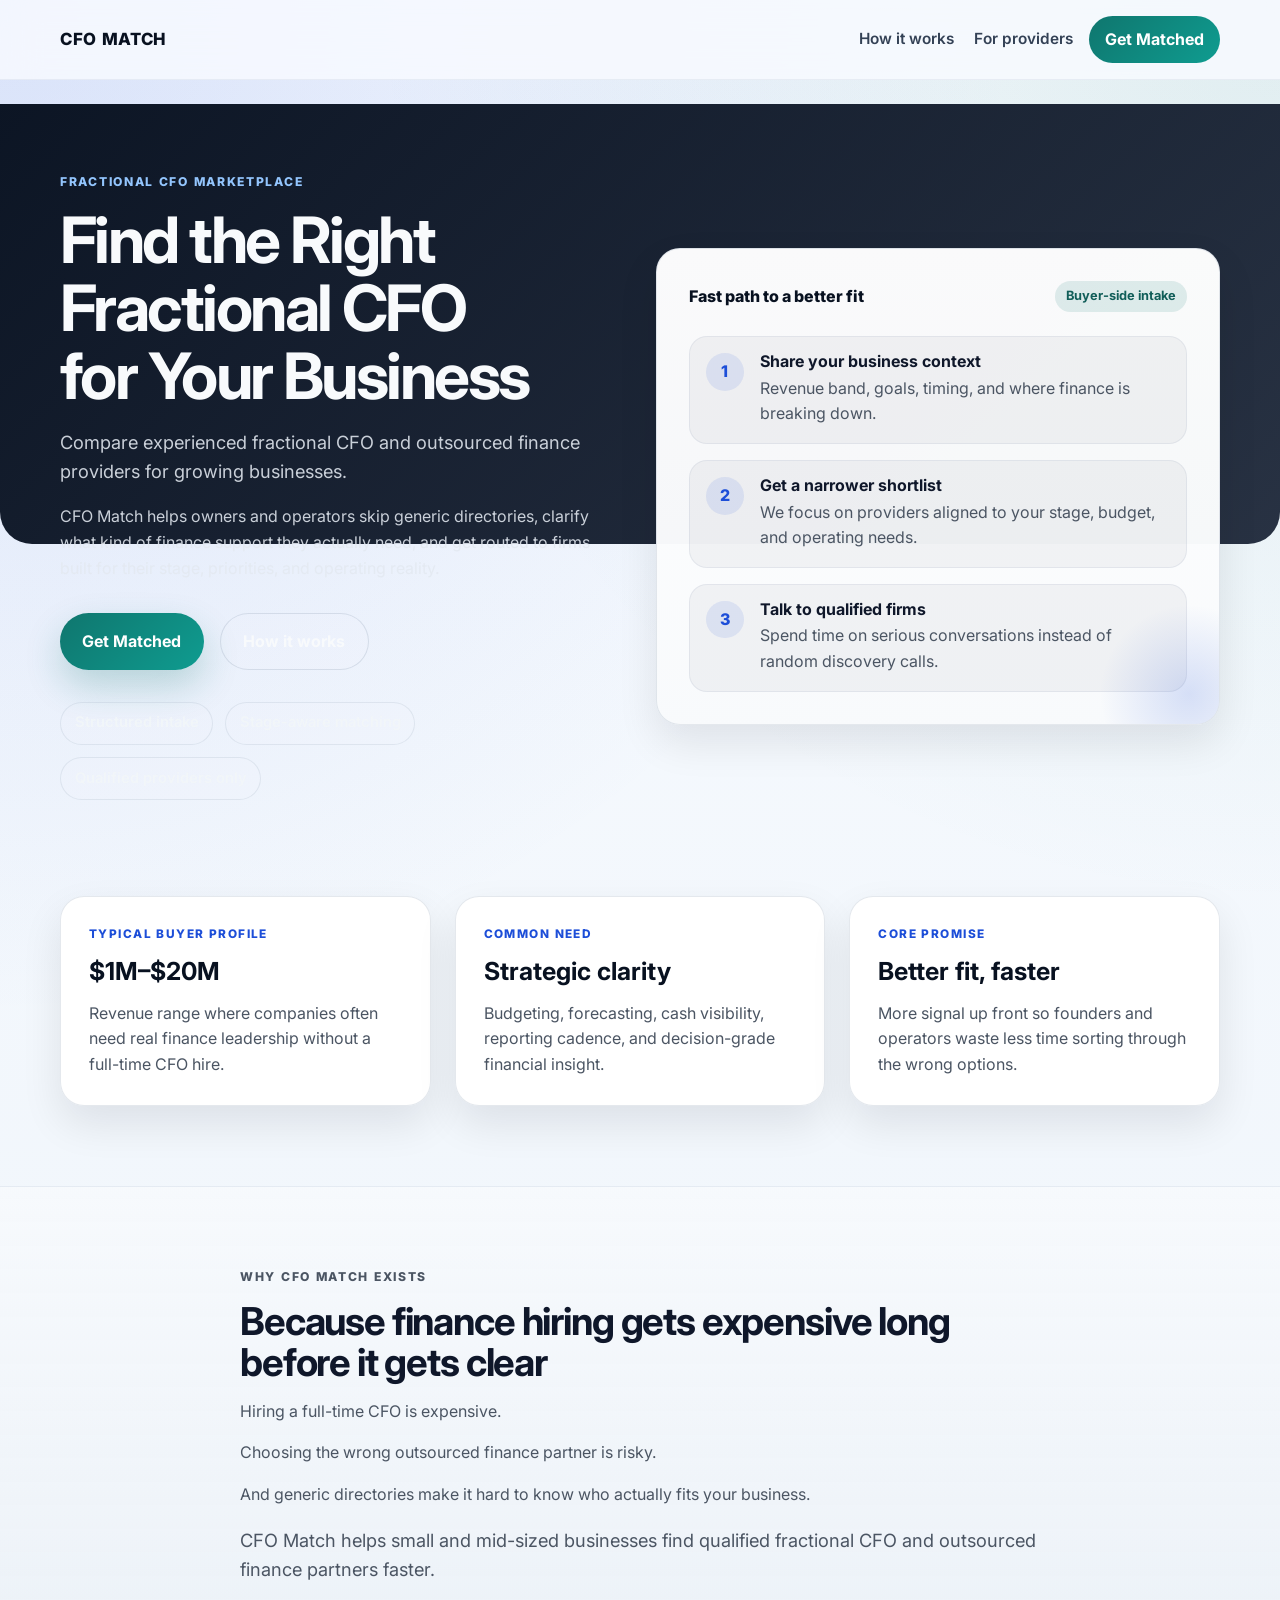
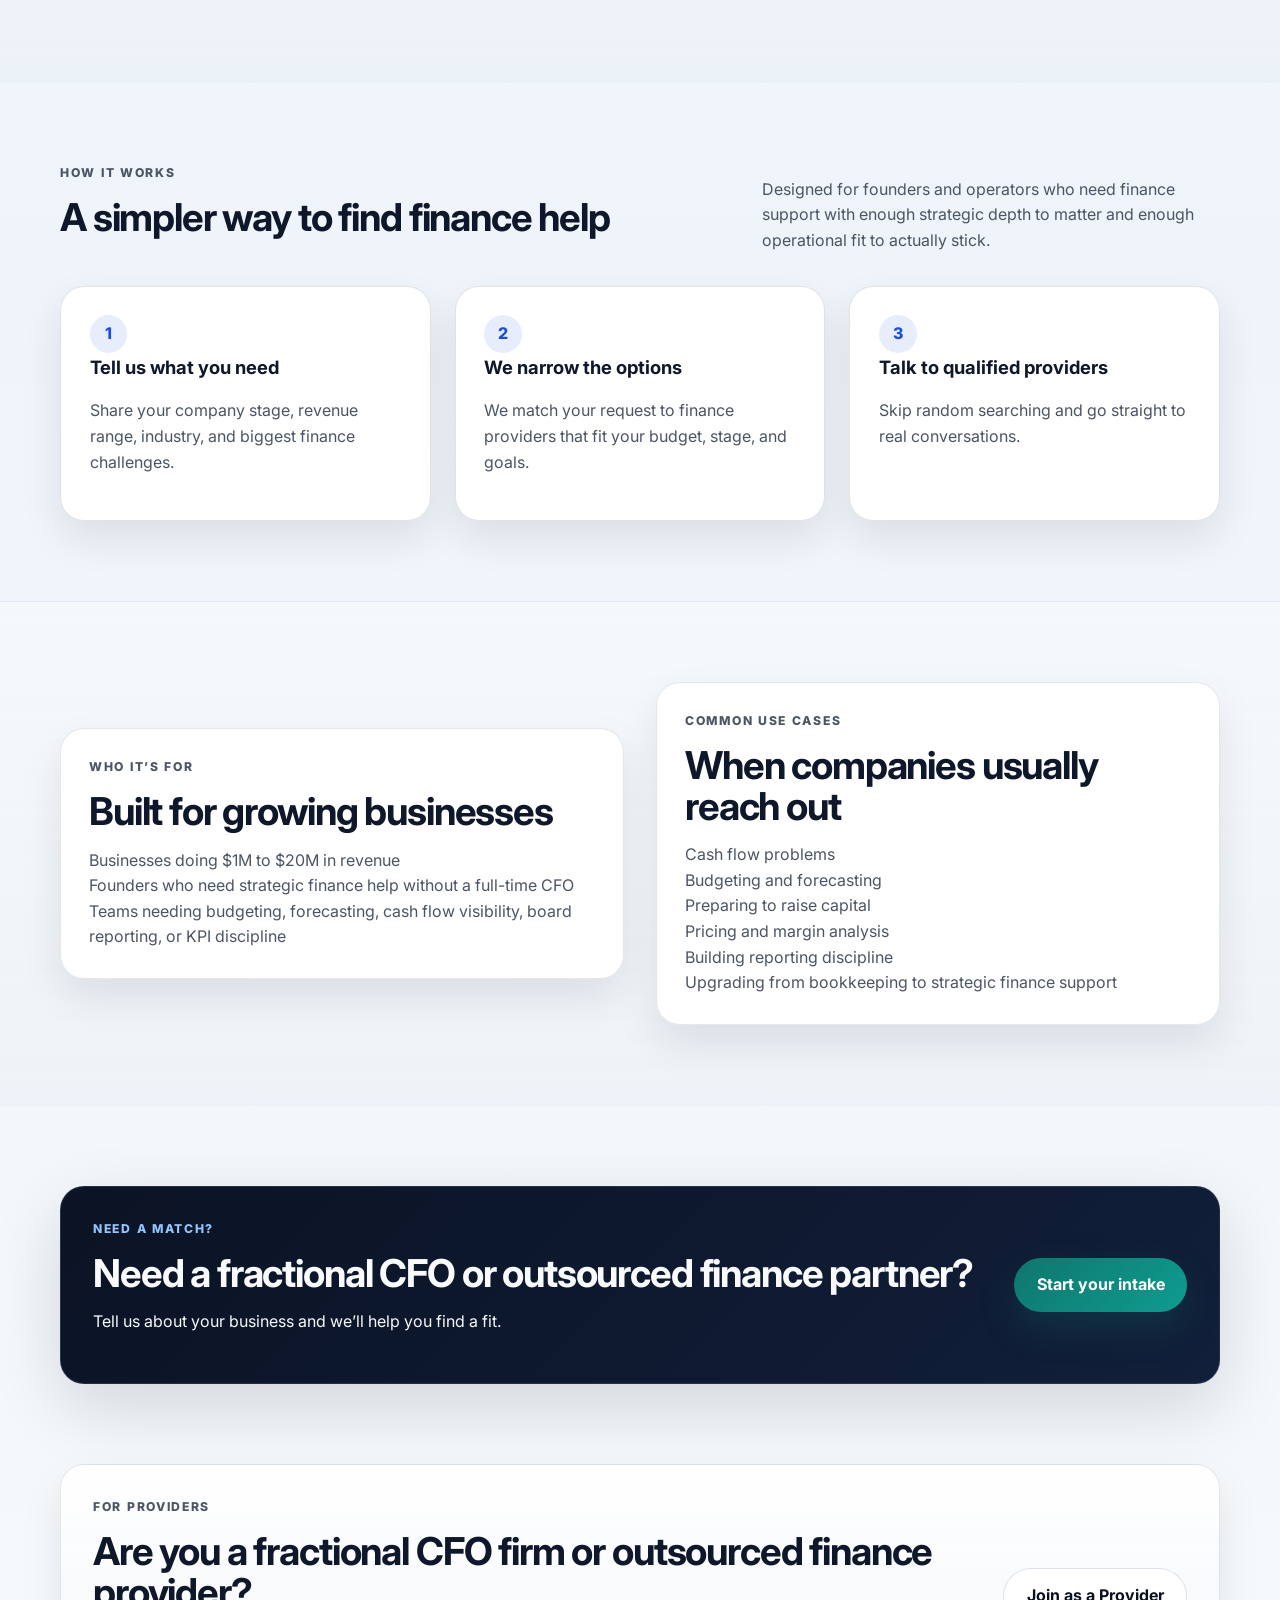
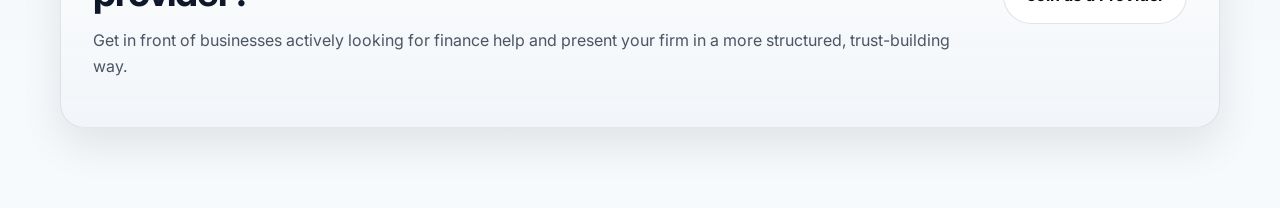
<file: index.html>
<!DOCTYPE html>
<html lang="en">
<head>
  <meta charset="UTF-8" />
  <meta name="viewport" content="width=device-width, initial-scale=1.0" />
  <title>CFO Match | Find the Right Fractional CFO</title>
  <meta name="description" content="Compare experienced fractional CFO and outsourced finance providers for growing businesses." />
  <link rel="preconnect" href="https://fonts.googleapis.com" />
  <link rel="preconnect" href="https://fonts.gstatic.com" crossorigin />
  <link href="https://fonts.googleapis.com/css2?family=Inter:wght@400;500;600;700;800&display=swap" rel="stylesheet" />
  <link rel="stylesheet" href="styles.css" />
</head>
<body>
  <header class="site-header">
    <div class="container nav-wrap">
      <a href="#top" class="brand">CFO Match</a>
      <nav class="nav-links" aria-label="Primary">
        <a href="#how-it-works">How it works</a>
        <a href="#providers">For providers</a>
      </nav>
      <a href="get-matched.html" class="button button-small">Get Matched</a>
    </div>
  </header>

  <main id="top">
    <section class="hero hero-premium">
      <div class="container hero-grid">
        <div class="hero-copy-wrap">
          <p class="eyebrow">Fractional CFO marketplace</p>
          <h1>Find the Right Fractional CFO for Your Business</h1>
          <p class="hero-copy">Compare experienced fractional CFO and outsourced finance providers for growing businesses.</p>
          <p class="hero-support">CFO Match helps owners and operators skip generic directories, clarify what kind of finance support they actually need, and get routed to firms built for their stage, priorities, and operating reality.</p>
          <div class="hero-actions">
            <a href="get-matched.html" class="button">Get Matched</a>
            <a href="#how-it-works" class="button button-secondary">How it works</a>
          </div>
          <div class="trust-strip" aria-label="Why teams trust CFO Match">
            <span>Structured intake</span>
            <span>Stage-aware matching</span>
            <span>Qualified providers only</span>
          </div>
        </div>

        <aside class="hero-card hero-panel">
          <div class="panel-head">
            <p class="card-label">Fast path to a better fit</p>
            <span class="status-pill">Buyer-side intake</span>
          </div>
          <div class="signal-list">
            <div class="signal-item">
              <strong>1</strong>
              <div>
                <h2>Share your business context</h2>
                <p>Revenue band, goals, timing, and where finance is breaking down.</p>
              </div>
            </div>
            <div class="signal-item">
              <strong>2</strong>
              <div>
                <h2>Get a narrower shortlist</h2>
                <p>We focus on providers aligned to your stage, budget, and operating needs.</p>
              </div>
            </div>
            <div class="signal-item">
              <strong>3</strong>
              <div>
                <h2>Talk to qualified firms</h2>
                <p>Spend time on serious conversations instead of random discovery calls.</p>
              </div>
            </div>
          </div>
        </aside>
      </div>
    </section>

    <section class="section section-tight">
      <div class="container metrics-row">
        <article class="metric-card">
          <span class="metric-label">Typical buyer profile</span>
          <strong>$1M–$20M</strong>
          <p>Revenue range where companies often need real finance leadership without a full-time CFO hire.</p>
        </article>
        <article class="metric-card">
          <span class="metric-label">Common need</span>
          <strong>Strategic clarity</strong>
          <p>Budgeting, forecasting, cash visibility, reporting cadence, and decision-grade financial insight.</p>
        </article>
        <article class="metric-card">
          <span class="metric-label">Core promise</span>
          <strong>Better fit, faster</strong>
          <p>More signal up front so founders and operators waste less time sorting through the wrong options.</p>
        </article>
      </div>
    </section>

    <section class="section muted">
      <div class="container narrow narrative-block">
        <p class="eyebrow">Why CFO Match exists</p>
        <h2>Because finance hiring gets expensive long before it gets clear</h2>
        <p>Hiring a full-time CFO is expensive.</p>
        <p>Choosing the wrong outsourced finance partner is risky.</p>
        <p>And generic directories make it hard to know who actually fits your business.</p>
        <p class="lead">CFO Match helps small and mid-sized businesses find qualified fractional CFO and outsourced finance partners faster.</p>
      </div>
    </section>

    <section id="how-it-works" class="section">
      <div class="container">
        <div class="section-heading split-heading">
          <div>
            <p class="eyebrow">How it works</p>
            <h2>A simpler way to find finance help</h2>
          </div>
          <p class="section-intro">Designed for founders and operators who need finance support with enough strategic depth to matter and enough operational fit to actually stick.</p>
        </div>
        <div class="steps-grid">
          <article class="step-card">
            <span class="step-number">1</span>
            <h3>Tell us what you need</h3>
            <p>Share your company stage, revenue range, industry, and biggest finance challenges.</p>
          </article>
          <article class="step-card">
            <span class="step-number">2</span>
            <h3>We narrow the options</h3>
            <p>We match your request to finance providers that fit your budget, stage, and goals.</p>
          </article>
          <article class="step-card">
            <span class="step-number">3</span>
            <h3>Talk to qualified providers</h3>
            <p>Skip random searching and go straight to real conversations.</p>
          </article>
        </div>
      </div>
    </section>

    <section class="section muted">
      <div class="container two-column">
        <div class="content-card">
          <p class="eyebrow">Who it’s for</p>
          <h2>Built for growing businesses</h2>
          <ul class="feature-list">
            <li>Businesses doing $1M to $20M in revenue</li>
            <li>Founders who need strategic finance help without a full-time CFO</li>
            <li>Teams needing budgeting, forecasting, cash flow visibility, board reporting, or KPI discipline</li>
          </ul>
        </div>
        <div class="content-card">
          <p class="eyebrow">Common use cases</p>
          <h2>When companies usually reach out</h2>
          <ul class="feature-list">
            <li>Cash flow problems</li>
            <li>Budgeting and forecasting</li>
            <li>Preparing to raise capital</li>
            <li>Pricing and margin analysis</li>
            <li>Building reporting discipline</li>
            <li>Upgrading from bookkeeping to strategic finance support</li>
          </ul>
        </div>
      </div>
    </section>

    <section id="get-matched" class="section cta-section">
      <div class="container cta-card cta-emphasis">
        <div>
          <p class="eyebrow">Need a match?</p>
          <h2>Need a fractional CFO or outsourced finance partner?</h2>
          <p>Tell us about your business and we’ll help you find a fit.</p>
        </div>
        <a href="get-matched.html" class="button">Start your intake</a>
      </div>
    </section>

    <section id="providers" class="section provider-section">
      <div class="container provider-card provider-preview">
        <div>
          <p class="eyebrow">For providers</p>
          <h2>Are you a fractional CFO firm or outsourced finance provider?</h2>
          <p>Get in front of businesses actively looking for finance help and present your firm in a more structured, trust-building way.</p>
        </div>
        <a href="provider-partners.html" class="button button-secondary">Join as a Provider</a>
      </div>
    </section>
  </main>
</body>
</html>
</file>
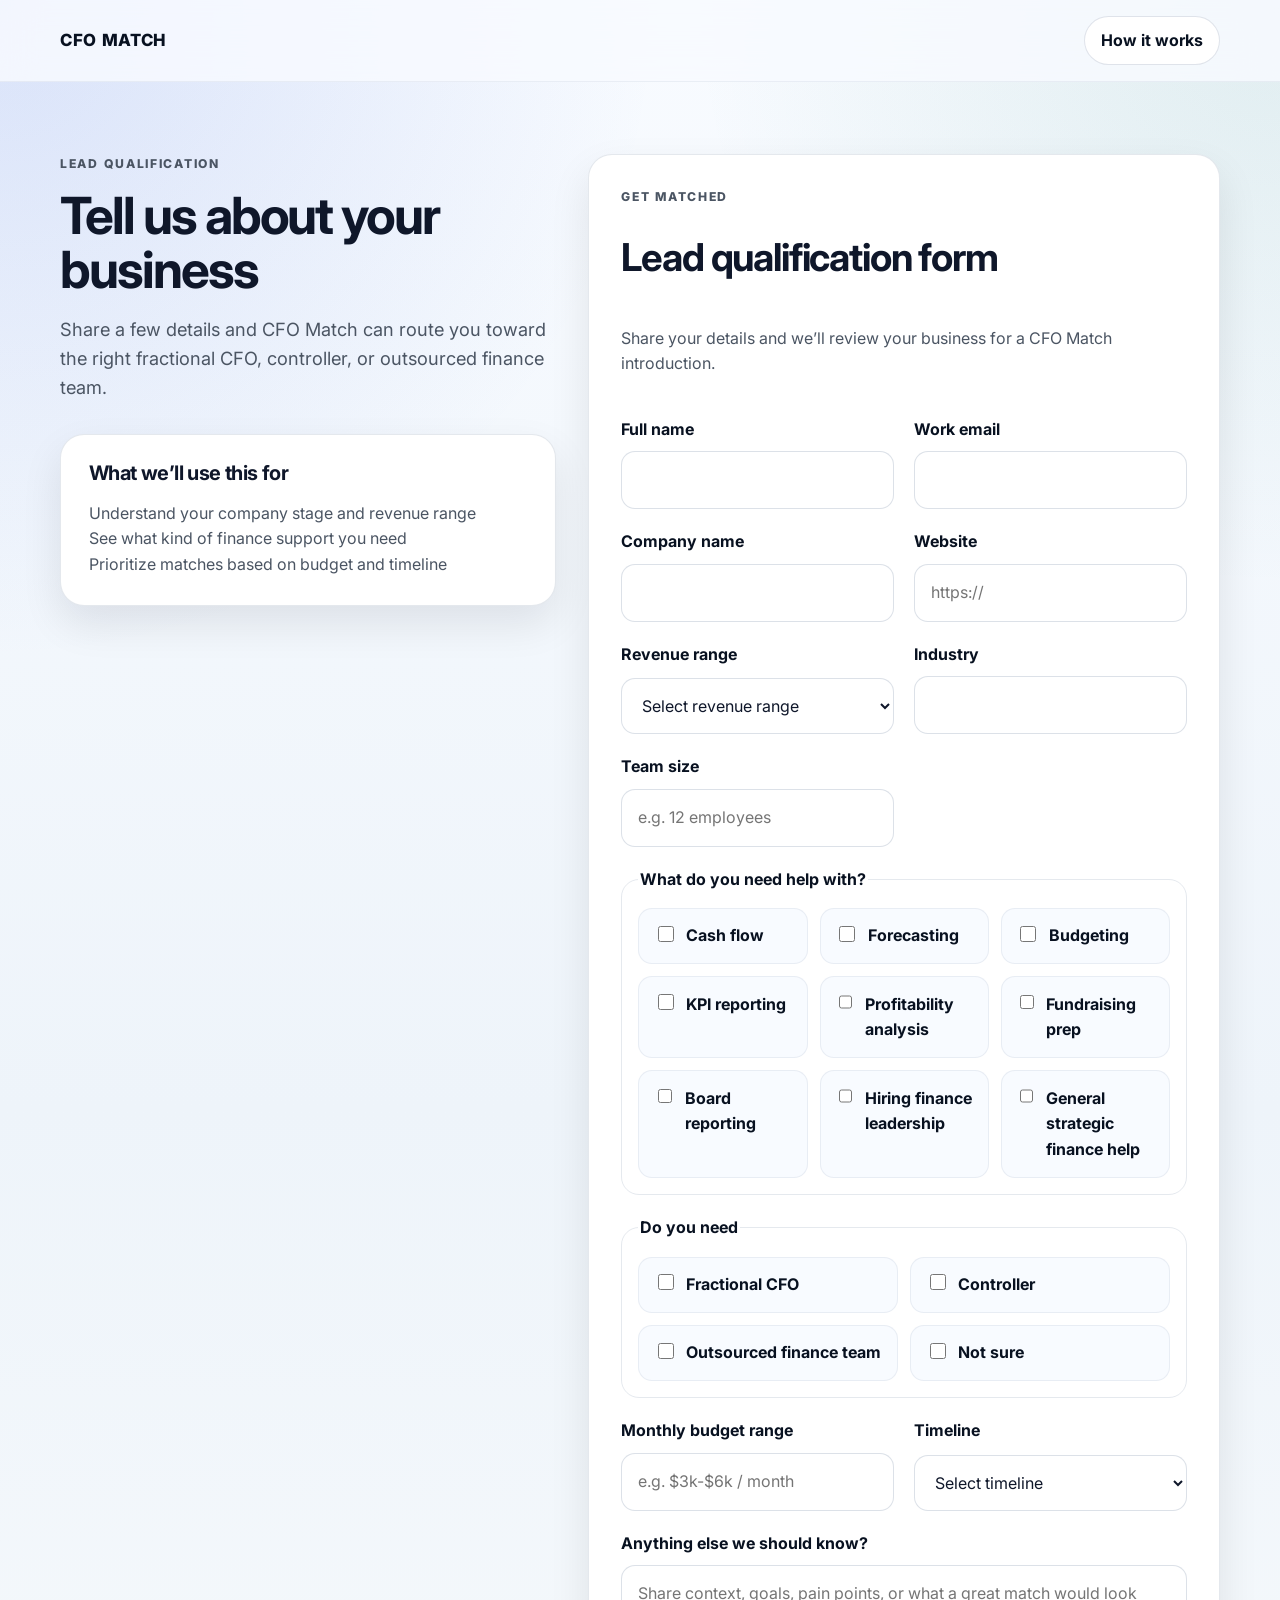
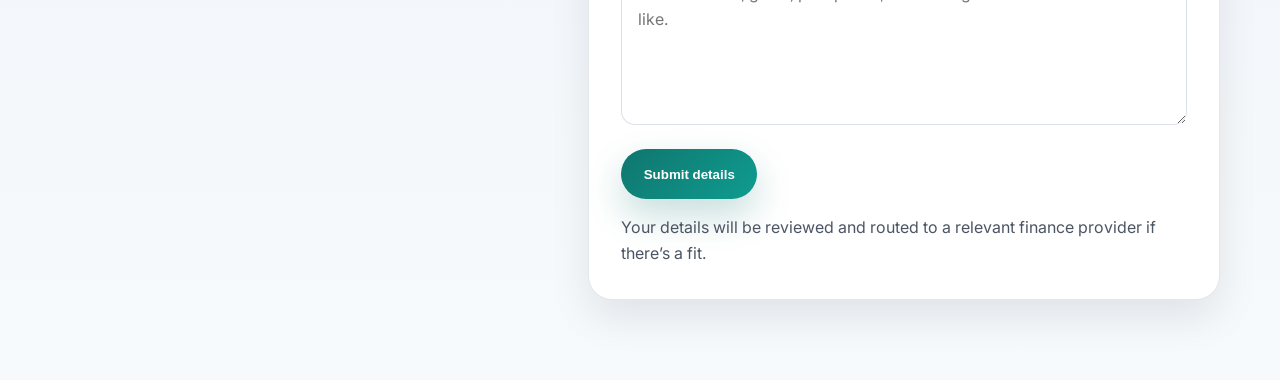
<file: get-matched.html>
<!DOCTYPE html>
<html lang="en">
<head>
  <meta charset="UTF-8" />
  <meta name="viewport" content="width=device-width, initial-scale=1.0" />
  <title>Get Matched | CFO Match</title>
  <meta name="description" content="Tell CFO Match about your business and finance needs so we can match you with the right fractional CFO or outsourced finance partner." />
  <link rel="preconnect" href="https://fonts.googleapis.com" />
  <link rel="preconnect" href="https://fonts.gstatic.com" crossorigin />
  <link href="https://fonts.googleapis.com/css2?family=Inter:wght@400;500;600;700;800&display=swap" rel="stylesheet" />
  <link rel="stylesheet" href="styles.css" />
</head>
<body>
  <header class="site-header">
    <div class="container nav-wrap">
      <a href="index.html" class="brand">CFO Match</a>
      <a href="index.html#how-it-works" class="button button-small button-secondary">How it works</a>
    </div>
  </header>

  <main>
    <section class="section form-hero">
      <div class="container form-shell">
        <div class="form-intro">
          <p class="eyebrow">Lead qualification</p>
          <h1>Tell us about your business</h1>
          <p class="hero-copy">Share a few details and CFO Match can route you toward the right fractional CFO, controller, or outsourced finance team.</p>
          <div class="form-notes">
            <div class="info-card">
              <h2>What we’ll use this for</h2>
              <ul class="feature-list">
                <li>Understand your company stage and revenue range</li>
                <li>See what kind of finance support you need</li>
                <li>Prioritize matches based on budget and timeline</li>
              </ul>
            </div>
          </div>
        </div>

        <section class="lead-form-card" aria-labelledby="lead-form-heading">
          <div class="section-heading form-heading">
            <p class="eyebrow">Get matched</p>
            <h2 id="lead-form-heading">Lead qualification form</h2>
            <p>Share your details and we’ll review your business for a CFO Match introduction.</p>
          </div>

          <form class="lead-form" action="https://formsubmit.co/admin@daviscustomhomestx.com" method="post">
            <input type="hidden" name="_subject" value="New CFO Match buyer lead" />
            <input type="hidden" name="_next" value="http://cfomatchhq.com/thank-you.html" />
            <input type="hidden" name="_captcha" value="false" />
            <input type="hidden" name="_template" value="table" />
            <div class="form-grid">
              <label>
                <span>Full name</span>
                <input type="text" name="full_name" autocomplete="name" required />
              </label>

              <label>
                <span>Work email</span>
                <input type="email" name="work_email" autocomplete="email" required />
              </label>

              <label>
                <span>Company name</span>
                <input type="text" name="company_name" autocomplete="organization" required />
              </label>

              <label>
                <span>Website</span>
                <input type="url" name="website" placeholder="https://" />
              </label>

              <label>
                <span>Revenue range</span>
                <select name="revenue_range" required>
                  <option value="">Select revenue range</option>
                  <option>Under $1M</option>
                  <option>$1M-$5M</option>
                  <option>$5M-$10M</option>
                  <option>$10M-$20M</option>
                  <option>$20M+</option>
                </select>
              </label>

              <label>
                <span>Industry</span>
                <input type="text" name="industry" required />
              </label>

              <label>
                <span>Team size</span>
                <input type="text" name="team_size" placeholder="e.g. 12 employees" required />
              </label>

              <fieldset>
                <legend>What do you need help with?</legend>
                <div class="checkbox-grid">
                  <label><input type="checkbox" name="help_with" value="Cash flow" /> <span>Cash flow</span></label>
                  <label><input type="checkbox" name="help_with" value="Forecasting" /> <span>Forecasting</span></label>
                  <label><input type="checkbox" name="help_with" value="Budgeting" /> <span>Budgeting</span></label>
                  <label><input type="checkbox" name="help_with" value="KPI reporting" /> <span>KPI reporting</span></label>
                  <label><input type="checkbox" name="help_with" value="Profitability analysis" /> <span>Profitability analysis</span></label>
                  <label><input type="checkbox" name="help_with" value="Fundraising prep" /> <span>Fundraising prep</span></label>
                  <label><input type="checkbox" name="help_with" value="Board reporting" /> <span>Board reporting</span></label>
                  <label><input type="checkbox" name="help_with" value="Hiring finance leadership" /> <span>Hiring finance leadership</span></label>
                  <label><input type="checkbox" name="help_with" value="General strategic finance help" /> <span>General strategic finance help</span></label>
                </div>
              </fieldset>

              <fieldset>
                <legend>Do you need</legend>
                <div class="checkbox-grid checkbox-grid-two">
                  <label><input type="checkbox" name="service_need" value="Fractional CFO" /> <span>Fractional CFO</span></label>
                  <label><input type="checkbox" name="service_need" value="Controller" /> <span>Controller</span></label>
                  <label><input type="checkbox" name="service_need" value="Outsourced finance team" /> <span>Outsourced finance team</span></label>
                  <label><input type="checkbox" name="service_need" value="Not sure" /> <span>Not sure</span></label>
                </div>
              </fieldset>

              <label>
                <span>Monthly budget range</span>
                <input type="text" name="monthly_budget_range" placeholder="e.g. $3k-$6k / month" required />
              </label>

              <label>
                <span>Timeline</span>
                <select name="timeline" required>
                  <option value="">Select timeline</option>
                  <option>ASAP</option>
                  <option>This month</option>
                  <option>Next 90 days</option>
                  <option>Researching</option>
                </select>
              </label>

              <label class="full-width">
                <span>Anything else we should know?</span>
                <textarea name="anything_else" rows="5" placeholder="Share context, goals, pain points, or what a great match would look like."></textarea>
              </label>
            </div>

            <div class="form-actions">
              <button type="submit" class="button">Submit details</button>
              <p class="form-helper">Your details will be reviewed and routed to a relevant finance provider if there’s a fit.</p>
            </div>
          </form>
        </section>
      </div>
    </section>
  </main>
</body>
</html>
</file>
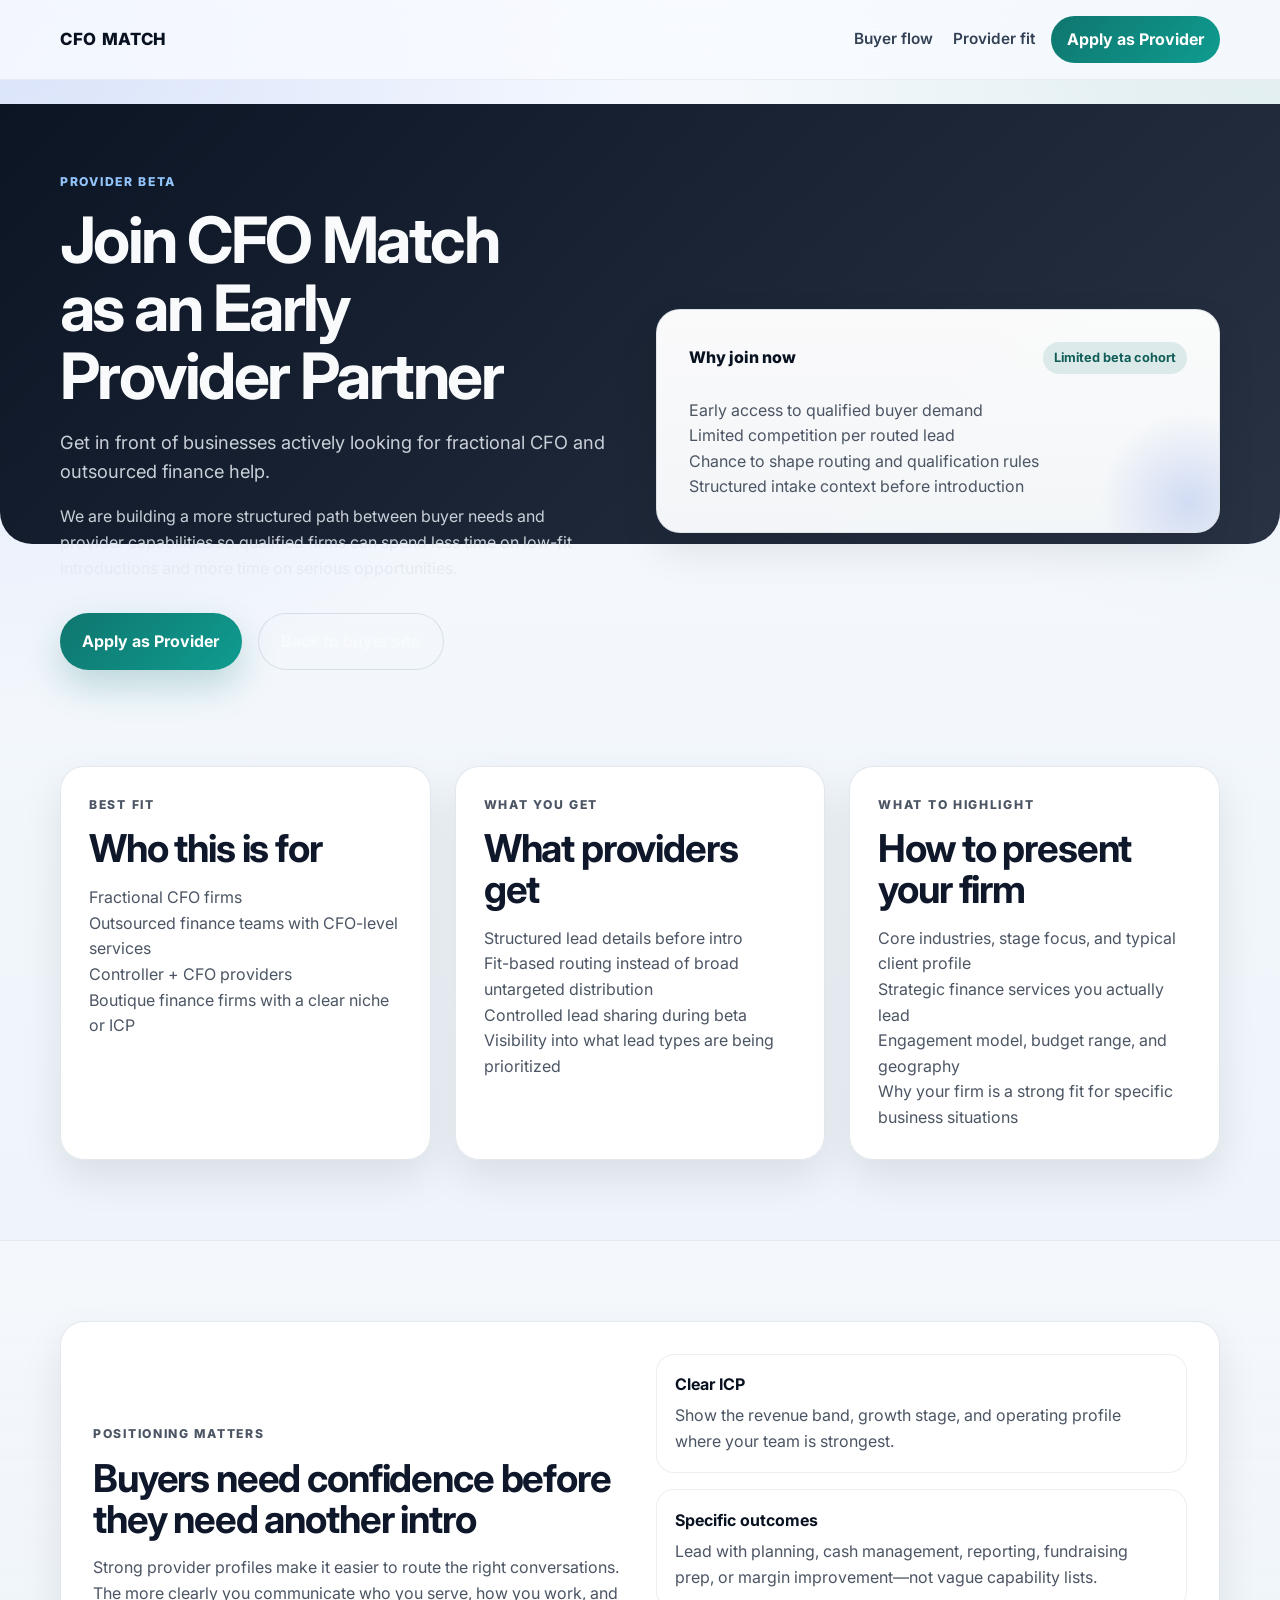
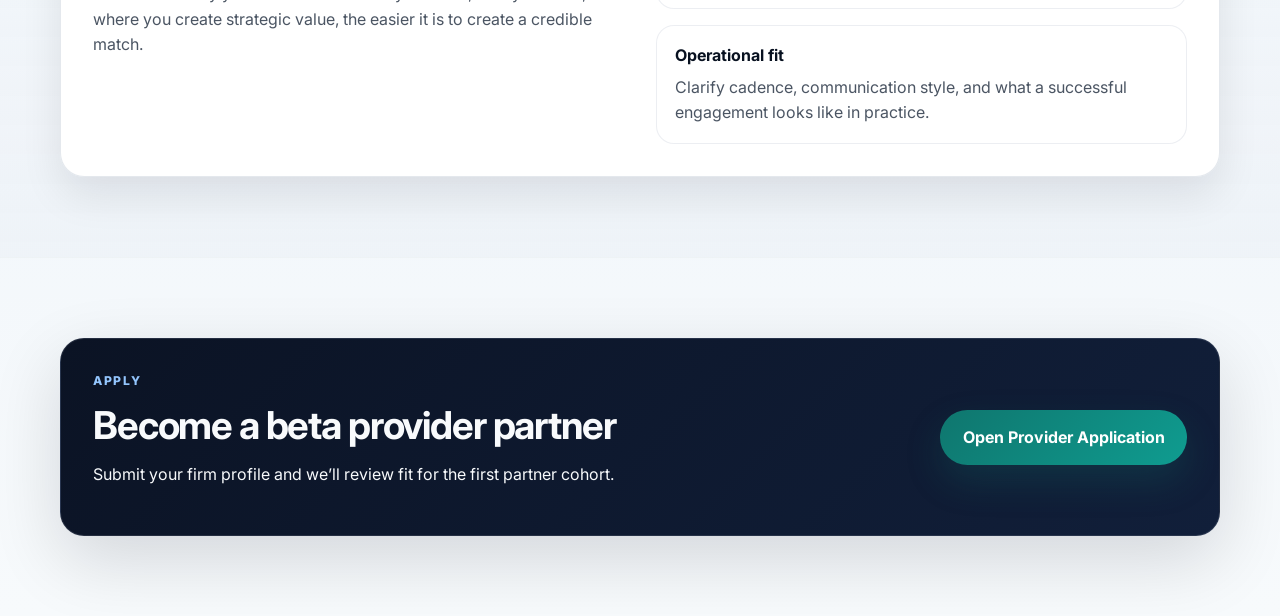
<file: provider-partners.html>
<!DOCTYPE html>
<html lang="en">
<head>
  <meta charset="UTF-8" />
  <meta name="viewport" content="width=device-width, initial-scale=1.0" />
  <title>CFO Match | Provider Partners</title>
  <meta name="description" content="Apply to become a CFO Match beta provider partner." />
  <link rel="preconnect" href="https://fonts.googleapis.com" />
  <link rel="preconnect" href="https://fonts.gstatic.com" crossorigin />
  <link href="https://fonts.googleapis.com/css2?family=Inter:wght@400;500;600;700;800&display=swap" rel="stylesheet" />
  <link rel="stylesheet" href="styles.css" />
</head>
<body>
  <header class="site-header">
    <div class="container nav-wrap">
      <a href="index.html" class="brand">CFO Match</a>
      <nav class="nav-links" aria-label="Provider navigation">
        <a href="index.html#how-it-works">Buyer flow</a>
        <a href="#provider-fit">Provider fit</a>
      </nav>
      <a href="https://github.com/LieutenantDan7/cfo-match/issues/new?template=provider-interest.yml" class="button button-small">Apply as Provider</a>
    </div>
  </header>
  <main>
    <section class="hero hero-premium">
      <div class="container hero-grid">
        <div class="hero-copy-wrap">
          <p class="eyebrow">Provider beta</p>
          <h1>Join CFO Match as an Early Provider Partner</h1>
          <p class="hero-copy">Get in front of businesses actively looking for fractional CFO and outsourced finance help.</p>
          <p class="hero-support">We are building a more structured path between buyer needs and provider capabilities so qualified firms can spend less time on low-fit introductions and more time on serious opportunities.</p>
          <div class="hero-actions">
            <a href="https://github.com/LieutenantDan7/cfo-match/issues/new?template=provider-interest.yml" class="button">Apply as Provider</a>
            <a href="index.html" class="button button-secondary">Back to buyer site</a>
          </div>
        </div>
        <aside class="hero-card hero-panel">
          <div class="panel-head">
            <p class="card-label">Why join now</p>
            <span class="status-pill">Limited beta cohort</span>
          </div>
          <ul class="stack-list">
            <li>Early access to qualified buyer demand</li>
            <li>Limited competition per routed lead</li>
            <li>Chance to shape routing and qualification rules</li>
            <li>Structured intake context before introduction</li>
          </ul>
        </aside>
      </div>
    </section>

    <section id="provider-fit" class="section section-tight">
      <div class="container provider-grid">
        <article class="content-card provider-detail-card">
          <p class="eyebrow">Best fit</p>
          <h2>Who this is for</h2>
          <ul class="feature-list">
            <li>Fractional CFO firms</li>
            <li>Outsourced finance teams with CFO-level services</li>
            <li>Controller + CFO providers</li>
            <li>Boutique finance firms with a clear niche or ICP</li>
          </ul>
        </article>
        <article class="content-card provider-detail-card">
          <p class="eyebrow">What you get</p>
          <h2>What providers get</h2>
          <ul class="feature-list">
            <li>Structured lead details before intro</li>
            <li>Fit-based routing instead of broad untargeted distribution</li>
            <li>Controlled lead sharing during beta</li>
            <li>Visibility into what lead types are being prioritized</li>
          </ul>
        </article>
        <article class="content-card provider-detail-card">
          <p class="eyebrow">What to highlight</p>
          <h2>How to present your firm</h2>
          <ul class="feature-list">
            <li>Core industries, stage focus, and typical client profile</li>
            <li>Strategic finance services you actually lead</li>
            <li>Engagement model, budget range, and geography</li>
            <li>Why your firm is a strong fit for specific business situations</li>
          </ul>
        </article>
      </div>
    </section>

    <section class="section muted">
      <div class="container spotlight-card">
        <div>
          <p class="eyebrow">Positioning matters</p>
          <h2>Buyers need confidence before they need another intro</h2>
          <p>Strong provider profiles make it easier to route the right conversations. The more clearly you communicate who you serve, how you work, and where you create strategic value, the easier it is to create a credible match.</p>
        </div>
        <div class="spotlight-points">
          <div>
            <strong>Clear ICP</strong>
            <p>Show the revenue band, growth stage, and operating profile where your team is strongest.</p>
          </div>
          <div>
            <strong>Specific outcomes</strong>
            <p>Lead with planning, cash management, reporting, fundraising prep, or margin improvement—not vague capability lists.</p>
          </div>
          <div>
            <strong>Operational fit</strong>
            <p>Clarify cadence, communication style, and what a successful engagement looks like in practice.</p>
          </div>
        </div>
      </div>
    </section>

    <section class="section cta-section">
      <div class="container cta-card cta-emphasis">
        <div>
          <p class="eyebrow">Apply</p>
          <h2>Become a beta provider partner</h2>
          <p>Submit your firm profile and we’ll review fit for the first partner cohort.</p>
        </div>
        <a href="https://github.com/LieutenantDan7/cfo-match/issues/new?template=provider-interest.yml" class="button">Open Provider Application</a>
      </div>
    </section>
  </main>
</body>
</html>
</file>
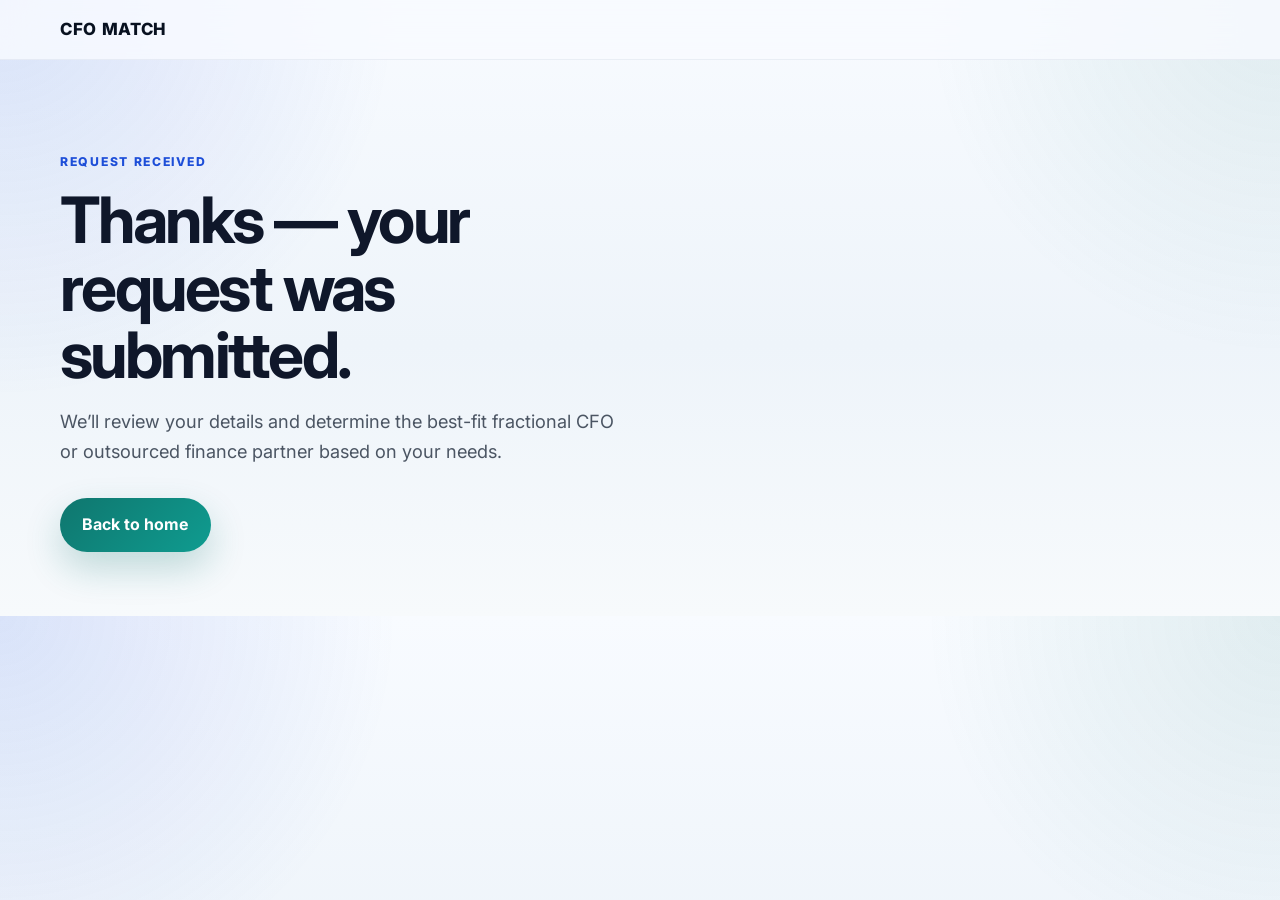
<file: thank-you.html>
<!DOCTYPE html>
<html lang="en">
<head>
  <meta charset="UTF-8" />
  <meta name="viewport" content="width=device-width, initial-scale=1.0" />
  <title>Thanks | CFO Match</title>
  <meta name="description" content="Thanks for submitting your CFO Match request." />
  <link rel="preconnect" href="https://fonts.googleapis.com" />
  <link rel="preconnect" href="https://fonts.gstatic.com" crossorigin />
  <link href="https://fonts.googleapis.com/css2?family=Inter:wght@400;500;600;700;800&display=swap" rel="stylesheet" />
  <link rel="stylesheet" href="styles.css" />
</head>
<body>
  <header class="site-header">
    <div class="container nav-wrap">
      <a href="index.html" class="brand">CFO Match</a>
    </div>
  </header>
  <main>
    <section class="hero hero-compact">
      <div class="container hero-grid single-column">
        <div>
          <p class="eyebrow">Request received</p>
          <h1>Thanks — your request was submitted.</h1>
          <p class="hero-copy">We’ll review your details and determine the best-fit fractional CFO or outsourced finance partner based on your needs.</p>
          <div class="hero-actions">
            <a href="index.html" class="button">Back to home</a>
          </div>
        </div>
      </div>
    </section>
  </main>
</body>
</html>
</file>
<file: styles.css>
:root {
  --bg: #081120;
  --bg-soft: #0d172a;
  --surface: rgba(255, 255, 255, 0.96);
  --surface-strong: #ffffff;
  --surface-muted: rgba(11, 18, 32, 0.04);
  --text: #0f172a;
  --text-strong: #081120;
  --muted: #4b5563;
  --muted-strong: #334155;
  --line: rgba(148, 163, 184, 0.25);
  --line-strong: rgba(15, 23, 42, 0.12);
  --primary: #0f766e;
  --primary-dark: #115e59;
  --accent: #1d4ed8;
  --accent-soft: rgba(29, 78, 216, 0.1);
  --success-soft: rgba(15, 118, 110, 0.12);
  --shadow: 0 24px 70px rgba(2, 8, 23, 0.14);
  --shadow-soft: 0 18px 42px rgba(2, 8, 23, 0.09);
  --radius: 24px;
  --radius-sm: 16px;
}

* {
  box-sizing: border-box;
}

html {
  scroll-behavior: smooth;
}

body {
  margin: 0;
  font-family: "Inter", system-ui, -apple-system, BlinkMacSystemFont, "Segoe UI", sans-serif;
  color: var(--text);
  background:
    radial-gradient(circle at top left, rgba(29, 78, 216, 0.14), transparent 28%),
    radial-gradient(circle at top right, rgba(15, 118, 110, 0.1), transparent 25%),
    linear-gradient(180deg, #f8fbff 0%, #eef4fa 56%, #f7fafc 100%);
  line-height: 1.6;
}

img {
  max-width: 100%;
}

.container {
  width: min(1160px, calc(100% - 2rem));
  margin: 0 auto;
}

.narrow {
  width: min(800px, calc(100% - 2rem));
}

.site-header {
  position: sticky;
  top: 0;
  z-index: 20;
  background: rgba(248, 251, 255, 0.82);
  backdrop-filter: blur(18px);
  border-bottom: 1px solid rgba(148, 163, 184, 0.14);
}

.nav-wrap {
  display: flex;
  align-items: center;
  justify-content: space-between;
  gap: 1rem;
  padding: 1rem 0;
}

.brand {
  font-size: 1.05rem;
  font-weight: 800;
  letter-spacing: 0.04em;
  text-transform: uppercase;
  color: var(--text-strong);
  text-decoration: none;
}

.nav-links {
  display: flex;
  align-items: center;
  gap: 1.25rem;
  margin-left: auto;
}

.nav-links a {
  color: var(--muted-strong);
  text-decoration: none;
  font-weight: 600;
  font-size: 0.96rem;
}

.section {
  padding: 5rem 0;
}

.section-tight {
  padding-top: 2rem;
}

.hero {
  padding: 5.75rem 0 4rem;
}

.hero-premium {
  position: relative;
}

.hero-premium::before {
  content: "";
  position: absolute;
  inset: 1.5rem 0 auto;
  height: 440px;
  background: linear-gradient(135deg, rgba(8, 17, 32, 0.98), rgba(13, 23, 42, 0.88));
  z-index: -1;
  border-bottom-left-radius: 32px;
  border-bottom-right-radius: 32px;
}

.hero-grid,
.two-column,
.cta-card,
.provider-card,
.spotlight-card {
  display: grid;
  gap: 2rem;
  align-items: center;
}

.hero-grid,
.two-column,
.spotlight-card {
  grid-template-columns: repeat(2, minmax(0, 1fr));
}

.hero-copy-wrap {
  color: #f8fafc;
  padding-right: 1rem;
}

.hero h1,
.section h2,
.metric-card strong,
.signal-item h2 {
  margin: 0 0 1rem;
  line-height: 1.06;
}

.hero h1 {
  font-size: clamp(2.9rem, 5vw, 5rem);
  max-width: 11.5ch;
  letter-spacing: -0.04em;
}

.section h2 {
  font-size: clamp(2rem, 3vw, 2.9rem);
  letter-spacing: -0.03em;
}

.hero-copy,
.lead,
.section p,
.feature-list,
.stack-list,
.metric-card p,
.section-intro,
.spotlight-points p,
.signal-item p {
  color: var(--muted);
}

.hero-copy,
.lead {
  font-size: 1.14rem;
}

.hero-copy-wrap .hero-copy,
.hero-copy-wrap .hero-support,
.hero-copy-wrap .section-intro {
  color: rgba(226, 232, 240, 0.88);
}

.hero-support {
  max-width: 58ch;
}

.eyebrow {
  margin: 0 0 0.9rem;
  text-transform: uppercase;
  letter-spacing: 0.14em;
  font-size: 0.76rem;
  font-weight: 800;
  color: var(--accent);
}

.hero-copy-wrap .eyebrow,
.hero-card .eyebrow {
  color: #93c5fd;
}

.hero-actions {
  display: flex;
  flex-wrap: wrap;
  gap: 1rem;
  margin-top: 2rem;
}

.button {
  display: inline-flex;
  align-items: center;
  justify-content: center;
  min-height: 50px;
  padding: 0.9rem 1.4rem;
  border-radius: 999px;
  background: linear-gradient(135deg, var(--primary), #0f9c90);
  color: #fff;
  text-decoration: none;
  font-weight: 700;
  border: 0;
  box-shadow: 0 16px 36px rgba(15, 118, 110, 0.24);
  transition: transform 0.2s ease, box-shadow 0.2s ease, background 0.2s ease;
}

.button:hover {
  transform: translateY(-1px);
  box-shadow: 0 20px 42px rgba(15, 118, 110, 0.28);
  background: linear-gradient(135deg, var(--primary-dark), #0f8a7f);
}

.button-small {
  min-height: 42px;
  padding: 0.68rem 1rem;
  box-shadow: none;
}

.button-secondary {
  background: rgba(255, 255, 255, 0.06);
  color: inherit;
  border: 1px solid rgba(148, 163, 184, 0.28);
  box-shadow: none;
}

.button-secondary:hover {
  background: rgba(255, 255, 255, 0.14);
}

.site-header .button-secondary,
.provider-card .button-secondary,
.content-card .button-secondary,
.cta-card .button-secondary {
  color: var(--text-strong);
  background: #fff;
  border-color: rgba(148, 163, 184, 0.3);
}

.site-header .button-secondary:hover,
.provider-card .button-secondary:hover,
.content-card .button-secondary:hover,
.cta-card .button-secondary:hover {
  background: #f8fafc;
}

.hero-card,
.step-card,
.cta-card,
.provider-card,
.info-card,
.lead-form-card,
.metric-card,
.content-card,
.spotlight-card {
  background: var(--surface);
  border: 1px solid var(--line);
  border-radius: var(--radius);
  box-shadow: var(--shadow-soft);
}

.hero-card {
  padding: 2rem;
  background: linear-gradient(180deg, rgba(255, 255, 255, 0.98), rgba(248, 250, 252, 0.98));
}

.hero-panel {
  position: relative;
  overflow: hidden;
}

.hero-panel::after {
  content: "";
  position: absolute;
  inset: auto -60px -60px auto;
  width: 180px;
  height: 180px;
  background: radial-gradient(circle, rgba(29, 78, 216, 0.16), transparent 70%);
}

.panel-head {
  display: flex;
  align-items: center;
  justify-content: space-between;
  gap: 1rem;
  margin-bottom: 1.5rem;
}

.card-label {
  margin: 0;
  font-weight: 800;
  color: var(--text-strong);
}

.status-pill {
  display: inline-flex;
  align-items: center;
  padding: 0.35rem 0.7rem;
  border-radius: 999px;
  background: var(--success-soft);
  color: var(--primary-dark);
  font-size: 0.8rem;
  font-weight: 700;
}

.signal-list,
.stack-list,
.feature-list,
.hero-card ul {
  margin: 0;
  padding: 0;
  list-style: none;
}

.signal-list {
  display: grid;
  gap: 1rem;
}

.signal-item {
  display: grid;
  grid-template-columns: auto 1fr;
  gap: 1rem;
  padding: 1rem;
  border-radius: 18px;
  background: var(--surface-muted);
  border: 1px solid rgba(148, 163, 184, 0.16);
}

.signal-item strong,
.step-number {
  display: inline-flex;
  align-items: center;
  justify-content: center;
  width: 2.35rem;
  height: 2.35rem;
  border-radius: 999px;
  background: var(--accent-soft);
  color: var(--accent);
  font-weight: 800;
  flex-shrink: 0;
}

.signal-item h2 {
  font-size: 1rem;
  margin-bottom: 0.35rem;
}

.signal-item p,
.spotlight-points p,
.metric-card p,
.form-helper,
.section-intro {
  margin: 0;
}

.trust-strip {
  display: flex;
  flex-wrap: wrap;
  gap: 0.75rem;
  margin-top: 2rem;
}

.trust-strip span {
  display: inline-flex;
  align-items: center;
  gap: 0.45rem;
  padding: 0.55rem 0.85rem;
  border-radius: 999px;
  border: 1px solid rgba(148, 163, 184, 0.2);
  background: rgba(255, 255, 255, 0.06);
  color: rgba(241, 245, 249, 0.95);
  font-size: 0.92rem;
  font-weight: 600;
}

.metrics-row,
.provider-grid {
  display: grid;
  grid-template-columns: repeat(3, minmax(0, 1fr));
  gap: 1.5rem;
}

.metric-card,
.content-card,
.provider-detail-card {
  padding: 1.75rem;
}

.metric-label {
  display: block;
  margin-bottom: 0.9rem;
  text-transform: uppercase;
  letter-spacing: 0.12em;
  font-size: 0.74rem;
  font-weight: 800;
  color: var(--accent);
}

.metric-card strong {
  display: block;
  font-size: 1.55rem;
  color: var(--text-strong);
}

.muted {
  background: linear-gradient(180deg, rgba(255, 255, 255, 0.36), rgba(226, 232, 240, 0.28));
  border-top: 1px solid rgba(148, 163, 184, 0.1);
  border-bottom: 1px solid rgba(148, 163, 184, 0.1);
}

.narrative-block,
.section-heading {
  position: relative;
}

.section-heading {
  display: grid;
  gap: 1rem;
  margin-bottom: 2rem;
}

.split-heading {
  grid-template-columns: minmax(0, 1.2fr) minmax(260px, 0.8fr);
  align-items: end;
}

.steps-grid {
  display: grid;
  grid-template-columns: repeat(3, minmax(0, 1fr));
  gap: 1.5rem;
}

.step-card {
  padding: 1.8rem;
  border-color: var(--line-strong);
}

.step-card h3 {
  margin: 0 0 0.75rem;
  font-size: 1.15rem;
}

.cta-card,
.provider-card {
  grid-template-columns: 1.8fr auto;
  padding: 2rem;
}

.cta-emphasis {
  background: linear-gradient(135deg, #0b1324, #111f3a);
  color: #f8fafc;
  border-color: rgba(148, 163, 184, 0.18);
  box-shadow: var(--shadow);
}

.cta-emphasis h2,
.cta-emphasis p,
.cta-emphasis .eyebrow {
  color: #f8fafc;
}

.cta-emphasis .eyebrow {
  color: #93c5fd;
}

.provider-preview {
  background: linear-gradient(180deg, rgba(255, 255, 255, 0.98), rgba(241, 245, 249, 0.96));
}

.provider-section {
  padding-top: 0;
}

.spotlight-card {
  padding: 2rem;
}

.spotlight-points {
  display: grid;
  gap: 1rem;
}

.spotlight-points div {
  padding: 1.1rem 1.15rem;
  border-radius: 18px;
  background: rgba(255, 255, 255, 0.75);
  border: 1px solid rgba(148, 163, 184, 0.18);
}

.spotlight-points strong {
  display: block;
  margin-bottom: 0.35rem;
  color: var(--text-strong);
}

.form-hero {
  padding-top: 4.5rem;
}

.form-shell {
  display: grid;
  grid-template-columns: minmax(0, 0.88fr) minmax(0, 1.12fr);
  gap: 2rem;
  align-items: start;
}

.form-intro h1 {
  margin: 0 0 1rem;
  font-size: clamp(2.5rem, 4vw, 4.1rem);
  line-height: 1.06;
  letter-spacing: -0.04em;
}

.form-notes {
  margin-top: 2rem;
}

.info-card,
.lead-form-card {
  background: var(--surface-strong);
  border: 1px solid var(--line);
  border-radius: var(--radius);
  box-shadow: var(--shadow-soft);
}

.info-card {
  padding: 1.75rem;
}

.info-card h2 {
  margin-top: 0;
  font-size: 1.25rem;
}

.lead-form-card {
  padding: 2rem;
}

.form-heading {
  margin-bottom: 1.5rem;
}

.lead-form {
  display: grid;
  gap: 1.5rem;
}

.form-grid {
  display: grid;
  grid-template-columns: repeat(2, minmax(0, 1fr));
  gap: 1.25rem;
}

.lead-form label,
.lead-form fieldset {
  display: grid;
  gap: 0.55rem;
}

.lead-form span,
.lead-form legend {
  font-weight: 700;
  color: var(--text-strong);
}

.lead-form input,
.lead-form select,
.lead-form textarea {
  width: 100%;
  padding: 0.95rem 1rem;
  border: 1px solid rgba(148, 163, 184, 0.32);
  border-radius: 14px;
  background: #fff;
  color: var(--text);
  font: inherit;
}

.lead-form input:focus,
.lead-form select:focus,
.lead-form textarea:focus {
  outline: 2px solid rgba(29, 78, 216, 0.16);
  outline-offset: 1px;
  border-color: var(--accent);
}

.lead-form fieldset {
  grid-column: 1 / -1;
  margin: 0;
  padding: 1rem;
  border: 1px solid rgba(148, 163, 184, 0.24);
  border-radius: 18px;
}

.checkbox-grid {
  display: grid;
  grid-template-columns: repeat(3, minmax(0, 1fr));
  gap: 0.75rem;
}

.checkbox-grid-two {
  grid-template-columns: repeat(2, minmax(0, 1fr));
}

.checkbox-grid label {
  display: flex;
  align-items: flex-start;
  gap: 0.6rem;
  padding: 0.9rem;
  border-radius: 14px;
  background: #f8fbff;
  border: 1px solid rgba(148, 163, 184, 0.16);
}

.checkbox-grid input {
  width: 1rem;
  height: 1rem;
  margin-top: 0.15rem;
}

.full-width {
  grid-column: 1 / -1;
}

.form-actions {
  display: flex;
  flex-wrap: wrap;
  align-items: center;
  gap: 1rem;
}

.form-helper {
  color: var(--muted);
}

@media (max-width: 980px) {
  .hero-grid,
  .two-column,
  .steps-grid,
  .cta-card,
  .provider-card,
  .form-shell,
  .form-grid,
  .checkbox-grid,
  .checkbox-grid-two,
  .metrics-row,
  .provider-grid,
  .split-heading,
  .spotlight-card {
    grid-template-columns: 1fr;
  }

  .nav-wrap {
    flex-wrap: wrap;
  }

  .nav-links {
    order: 3;
    width: 100%;
    margin-left: 0;
    justify-content: flex-start;
    flex-wrap: wrap;
  }

  .hero-premium::before {
    height: 520px;
  }

  .hero-copy-wrap {
    padding-right: 0;
  }
}

@media (max-width: 860px) {
  .hero {
    padding-top: 4.25rem;
  }

  .section {
    padding: 4rem 0;
  }

  .hero h1,
  .form-intro h1 {
    max-width: none;
  }

  .lead-form-card,
  .hero-card,
  .metric-card,
  .content-card,
  .step-card,
  .spotlight-card {
    padding: 1.5rem;
  }
}

@media (max-width: 640px) {
  .container,
  .narrow {
    width: min(100% - 1.25rem, 1160px);
  }

  .trust-strip {
    gap: 0.6rem;
  }

  .trust-strip span {
    width: 100%;
    justify-content: center;
  }
}
</file>
